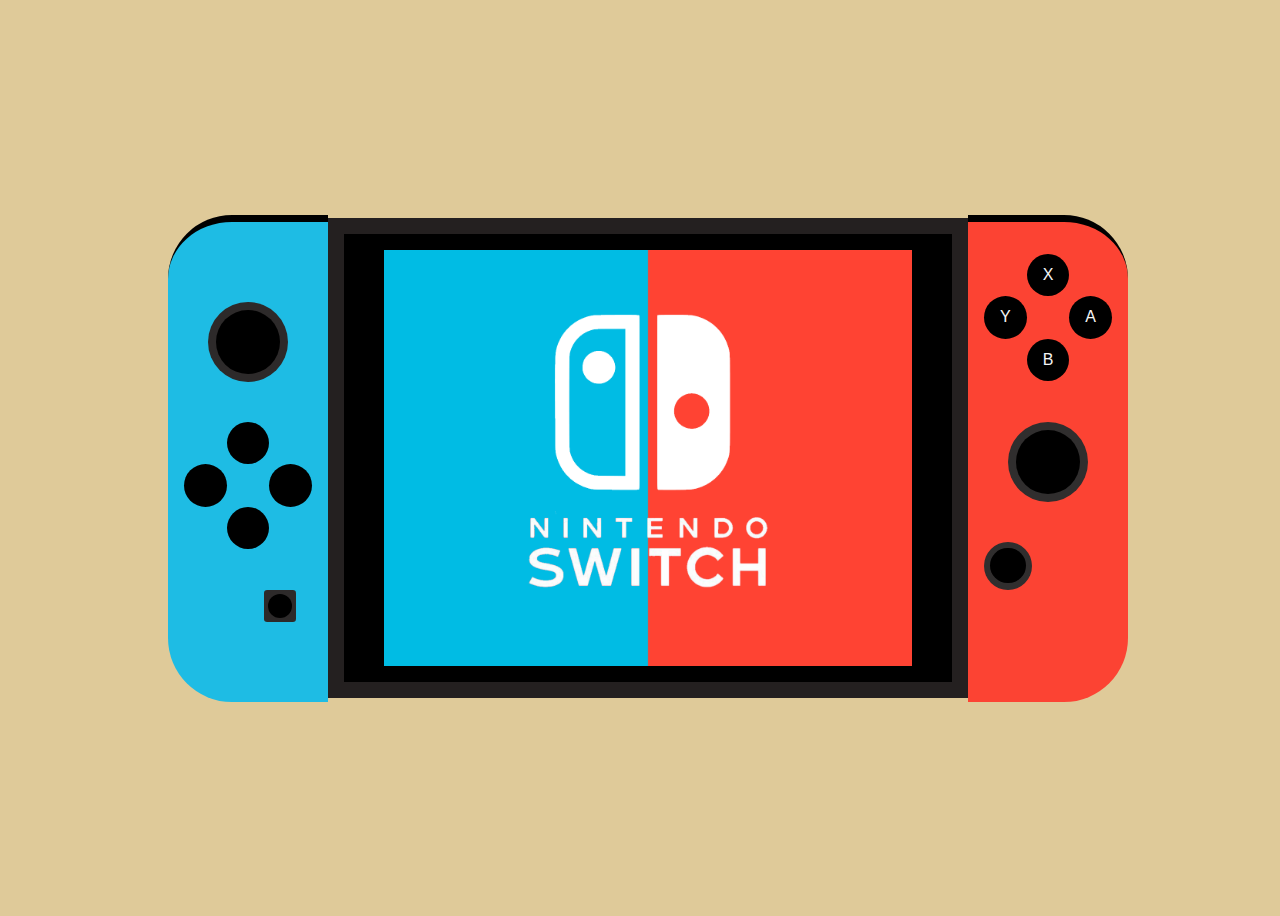
<file: consola html/index.html>
<!DOCTYPE html>
<html lang="en">

<head>
    <meta charset="UTF-8">
    <meta http-equiv="X-UA-Compatible" content="IE=edge">
    <meta name="viewport" content="width=device-width, initial-scale=1.0">
    <link rel="stylesheet" href="/consola.css">
    <title>Consola Switch</title>
</head>

<body>
    <div class="general">
        <div class="barra_izq">
            <div class="barra_izq_top">
                <div class="left_stick">
                    <div class="left_stick_borde"></div>
                </div>
            </div>
            <div class="barra_izq_center">
                <div class="contenedor_botones">
                    <div class="fila_botones centrado ">
                        <div class="boton">
                            <div class="flecha flecha_arriba"></div>
                        </div>
                    </div>
                    <div class="fila_botones extremos">
                        <div class="boton">
                            <div class="flecha flecha_izq"></div>
                        </div>
                        <div class="boton">
                            <div class="flecha flecha_der"></div>
                        </div>

                    </div>
                    <div class="fila_botones centrado">
                        <div class="boton">
                            <div class="flecha flecha_abajo"></div>
                        </div>

                    </div>
                </div>
            </div>
            <div class="barra_izq_bottom">
                <div class="boton_izq_cuadrado">
                    <div class="boton_izq_cuadrado_borde"></div>
                </div>
            </div>
        </div>
        <div class="pantalla">
            <a class="pantalla_interior" href="http://www.nintendo.es" target="_blank"></a>
        </div>
        <div class="barra_der">
            <div class="barra_der_top">
                <div class="contenedor_botones">
                    <div class="fila_botones centrado ">
                        <div class="boton">X</div>
                    </div>
                    <div class="fila_botones extremos">
                        <div class="boton">Y</div>
                        <div class="boton">A</div>
                    </div>
                    <div class="fila_botones centrado">
                        <div class="boton">B</div>
                    </div>
                </div>
            </div>
            <div class="barra_der_center">
                <div class="right_stick">
                  <div class="right_stick_borde"></div>
                </div>

            </div>
            <div class="barra_der_bottom">
                <div class="bottom_stick">
                    <div class="bottom_stick_borde"></div>
                </div>
            </div>
        </div>
</body>

</html>
</file>
<file: consola.css>
body {
background-color: #dfca99;
height: 100vh;
width: 100vw;
display: flex;
flex-direction: column;
align-items: center;
justify-content: center;
}

/* GENERAL */

.general {

    height: 30em;
    width: 60em;

    display: flex;
    flex-direction: row;
    align-items: center;
    justify-content: center;
}

.pantalla {
    background-color: black;

    height: 28em;
    width: 40em;

    display: flex;
    justify-content: center;
    align-items: center;

    /* flex-direction: row; */

    border: 1em solid rgb(36, 32, 32);



}


.pantalla_interior {
    background-color: rgb(17, 16, 16);

    height: 26em;
    width: 33em;

    display: flex;
    justify-content: center;
    align-items: center;

    background-image: url(/img/sitck\ rojo\ azul.png);
    background-size: cover;
    background-position: center;

}

.imagen_pantalla {
    background-image: cover;
}



.barra_izq {
    background-color: rgb(30, 188, 228);
    border-top: 7px solid black;

    height: 30em;
    width: 10em;

    display: flex;
    justify-content: flex-end;
    flex-direction: column;

    border-radius: 4em 0em 0em 4em;
    transition: .5s;

}

 .barra_izq:hover {
    transition: .5s;

    animation: barra_movimiento 1s linear;
} 

@keyframes barra_movimiento {
    0% {
        transform: translateY(0em)
    }

    50% {
        transform: translateY(2em)
    }

    100% {
        transform: translateY(0em)
    }
}


.barra_izq_top {
    background-color: transparent;

    height: 9em;
    width: 10em;

    display: flex;
    justify-content: center;
    align-items: center;



}

.left_stick {
    background-color: rgb(45, 42, 42);

    height: 5em;
    width: 5em;

    display: flex;
    justify-content: center;
    align-items: center;

    border-radius: 50%;




}

 .left_stick:hover {

    cursor: grabbing;
    background-color: rgb(84, 78, 78);
    transition: .5s;

    animation: stick_movimiento .4s linear;
}
 

@keyframes stick_movimiento {
    0% {
        translate: 0px;
    }

    50% {
        translate: 5px;

    }

    100% {
        translate: 0px;

    }
}

.left_stick_borde {
    background-color: black;

    height: 4em;
    width: 4em;

    border-radius: 5em;
}

.barra_izq_center {
    background-color: transparent;
    height: 9em;
    width: 10em;
    display: flex;
    justify-content: center;
    align-items: center;
}

.contenedor_botones {

    height: 8em;
    width: 8em;
}


.fila_botones {
    height: calc(8em/3);
    width: 8em;

}

.centrado {

    display: flex;
    align-items: center;
    justify-content: center;


}

.extremos {
    display: flex;
    align-items: center;
    justify-content: space-between;

}

.boton {
    background-color: black;
    color: whitesmoke;

    display: flex;
    align-items: center;
    justify-content: center;

    height: calc(8em/3);
    width: calc(8em/3);

    border-radius: 5em;
    font-family: 'Gill Sans', 'Gill Sans MT', Calibri, 'Trebuchet MS', sans-serif;

    transition: .5s;


}

 .boton:hover {
    transform: scale(.9);

    transition: .5s;
} */

.flecha {

    border: 7px solid #2c4774;
    border-left-color: transparent;
    border-width: 0px calc(8em/10) calc(8em/6);
    border-right-color:transparent;

    background-color: transparent;
}

.flecha_izq {
    transform: rotate(-90deg);
}

.flecha_der {
    transform: rotate(90deg);
}

.flecha_abajo {
    transform: rotate(180deg);
}

.barra_izq_bottom {
    background-color: transparent;
    height: 9em;
    width: 10em;

    display: flex;
    justify-content: flex-end;
    align-items: flex-start;
}

.boton_izq_cuadrado {
    background-color: rgb(45, 42, 42);

    margin: 2em;
    height: 2em;
    width: 2em;

    border-radius: 0.2em;
    display: flex;
    justify-content: center;
    align-items: center;

    cursor: pointer;

}

.boton_izq_cuadrado_borde {
    background-color: black;

    height: 1.5em;
    width: 1.5em;

    border-radius: 5em;
}

.barra_der {


    background-color: rgb(252, 67, 51);

    border-top: 7px solid black;
    height: 30em;
    width: 10em;

    display: flex;
    justify-content: flex-start;
    flex-direction: column;

    border-radius: 0em 4em 4em 0em;

    transition: .5s;
}

.barra_der:hover {
    transition: .5s;
    animation: barra_movimiento 1s linear;

} 

.barra_der_top {

    background-color: transparent;

    height: 10em;
    width: 10em;
    display: flex;
    align-items: flex-end;
    justify-content: center;

    border-radius: 0em 4em 0em 0em;
}


.barra_der_center {

    height: 10em;
    width: 10em;

    display: flex;
    align-items: center;
    justify-content: center;
}


.right_stick {
    background-color: rgb(48, 46, 46);

    height: 5em;
    width: 5em;
    border-radius: 50%;

    display: flex;
    justify-content: center;
    align-items: center;
}

 .right_stick:hover {
    cursor: grabbing;
    background-color: rgb(84, 78, 78);
    transition: .5s;

    animation: stick_movimiento .4s linear;

} 

.right_stick_borde {
    background-color: black;

    height: 4em;
    width: 4em;

    border-radius: 5em;
}



.barra_der_bottom {

    background-color: transparent;

    height: 10em;
    width: 10em;

    display: flex;
    justify-content: flex-start;
    align-items: flex-start;
}

.bottom_stick {

    background-color: rgb(48, 46, 46);

    height: 3em;
    width: 3em;

    display: flex;
    justify-content: center;
    align-items: center;

    margin-left: 1em;
    border-radius: 5em;
}

.bottom_stick:hover {
    cursor: grabbing;
    background-color: rgb(84, 78, 78);
    transition: .5s;

    animation: stick_movimiento .4s linear;

} 

.bottom_stick_borde {
    background-color: black;

    height: 2.2em;
    width: 2.2em;


    border-radius: 5em;

    

}
</file>
